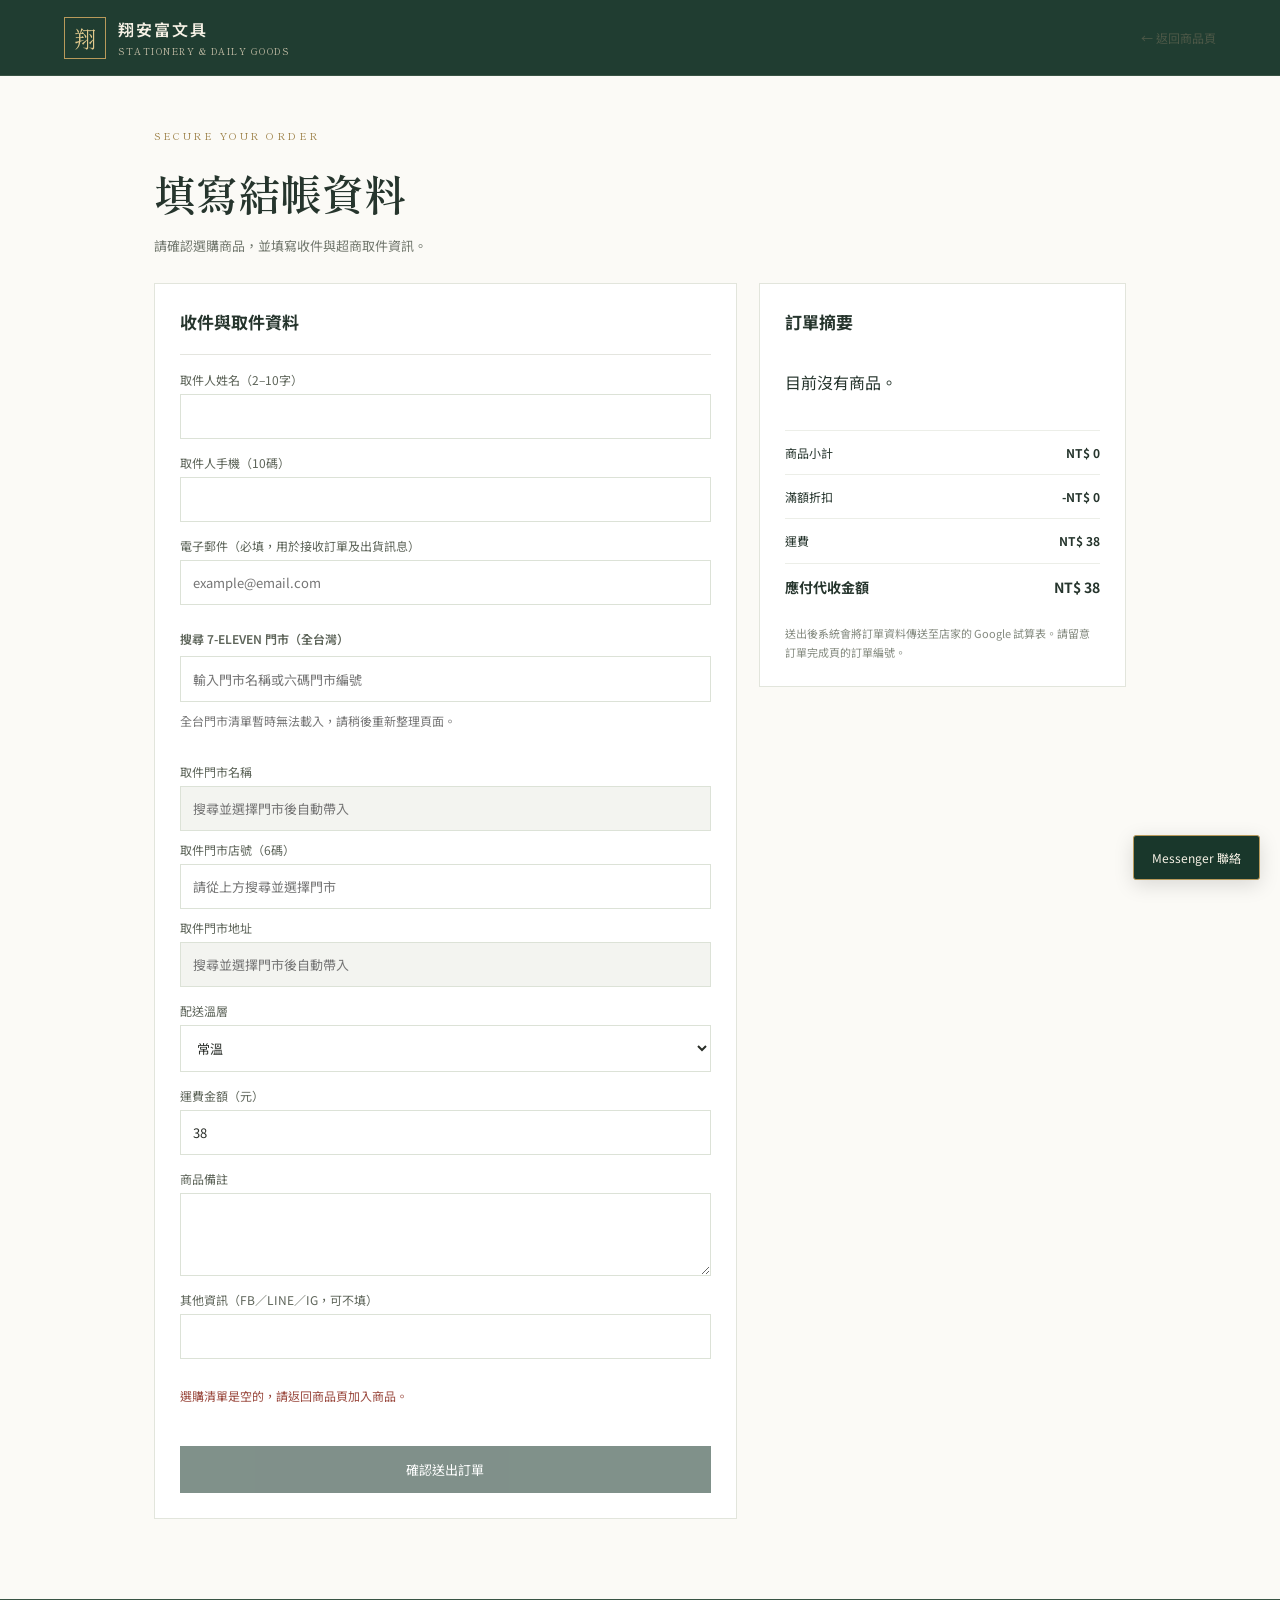
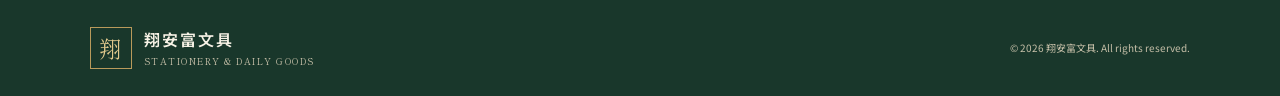
<file: checkout.html>
<!doctype html>
<html lang="zh-Hant">
<head>
<meta charset="utf-8"><meta name="viewport" content="width=device-width,initial-scale=1">
<meta name="description" content="翔安富文具｜填寫訂單與超商取件資料">
<meta name="theme-color" content="#f7f7f4"><title>填寫結帳資料｜翔安富文具</title>
<link rel="preconnect" href="https://fonts.googleapis.com"><link rel="preconnect" href="https://fonts.gstatic.com" crossorigin>
<link href="https://fonts.googleapis.com/css2?family=Noto+Sans+TC:wght@400;500;600;700&family=Shippori+Mincho:wght@500;600;700&display=swap" rel="stylesheet">
<link rel="stylesheet" href="style.css"><link rel="stylesheet" href="checkout-page.css"><link rel="stylesheet" href="theme.css">
</head>
<body class="checkout-page">
<header class="site-header">
 <a class="brand" href="index.html"><span class="brand-mark site-logo-mark">翔</span><span class="brand-copy"><strong>翔安富文具</strong><small>STATIONERY & DAILY GOODS</small></span></a>
 <a class="back-link" href="index.html">← 返回商品頁</a>
</header>
<main class="checkout-main">
 <div class="checkout-heading"><p class="eyebrow">SECURE YOUR ORDER</p><h1>填寫結帳資料</h1><p>請確認選購商品，並填寫收件與超商取件資訊。</p></div>
 <div class="checkout-layout">
  <section class="checkout-panel">
   <h2>收件與取件資料</h2>
   <form id="checkout-form" class="checkout-form">
    <label>取件人姓名（2–10字）<input name="recipient" required minlength="2" maxlength="10" autocomplete="name"></label>
    <label>取件人手機（10碼）<input name="phone" required inputmode="numeric" pattern="[0-9]{10}" maxlength="10" autocomplete="tel"></label>
    <label>電子郵件（必填，用於接收訂單及出貨訊息）<input name="email" type="email" required maxlength="120" autocomplete="email" placeholder="example@email.com"></label>
    <div class="store-picker-field">
     <div class="store-search-wrap">
      <label for="store-search">搜尋 7-ELEVEN 門市（全台灣）</label>
      <input class="store-search-input" id="store-search" type="search" autocomplete="off" placeholder="輸入門市名稱或六碼門市編號">
      <p class="store-search-status" id="store-search-status" role="status" aria-live="polite">正在載入全台門市資料…</p>
      <div class="store-search-results" id="store-search-results"></div>
      <div class="store-selected" id="store-selected" hidden></div>
     </div>
     <label>取件門市名稱<input name="storeName" id="store-name" type="text" readonly placeholder="搜尋並選擇門市後自動帶入"></label>
     <label>取件門市店號（6碼）<input name="storeId" id="store-id" required inputmode="numeric" pattern="[0-9]{6}" maxlength="6" placeholder="請從上方搜尋並選擇門市"></label>
     <label>取件門市地址<input name="storeAddress" id="store-address" type="text" readonly placeholder="搜尋並選擇門市後自動帶入"></label>
    </div>
    <label>配送溫層<select name="temperature"><option value="常溫">常溫</option><option value="冷凍">冷凍</option></select></label>
    <label>運費金額（元）<input name="shippingFee" type="number" min="0" max="100" value="38" required></label>
    <label>商品備註<textarea name="note" maxlength="200" rows="3"></textarea></label>
    <label>其他資訊（FB／LINE／IG，可不填）<input name="social" maxlength="200"></label>
    <p class="checkout-status" id="checkout-status" role="status" aria-live="polite"></p>
    <button class="checkout-submit" id="checkout-submit" type="submit">確認送出訂單</button>
   </form>
  </section>
  <aside class="checkout-panel order-panel">
   <h2>訂單摘要</h2><div id="checkout-items" class="checkout-items"><p>正在載入商品…</p></div>
   <div class="summary-row"><span>商品小計</span><strong id="checkout-subtotal">NT$ 0</strong></div>
   <div class="summary-row" id="checkout-discount-row" hidden><span id="checkout-discount-label">滿額折扣</span><strong id="checkout-discount">-NT$ 0</strong></div>
   <div class="summary-row"><span>運費</span><strong id="checkout-shipping">NT$ 38</strong></div>
   <div class="summary-row grand-total"><span>應付代收金額</span><strong id="checkout-grand-total">NT$ 38</strong></div>
   <p class="summary-note">送出後系統會將訂單資料傳送至店家的 Google 試算表。請留意訂單完成頁的訂單編號。</p>
  </aside>
 </div>
</main>
<a class="messenger-float" href="https://m.me/61556238283487" target="_blank" rel="noopener" aria-label="透過 Facebook Messenger 聯絡翔安富文具">Messenger 聯絡</a>
<footer class="site-footer"><a class="brand" href="index.html"><span class="brand-mark site-logo-mark">翔</span><span class="brand-copy"><strong>翔安富文具</strong><small>STATIONERY & DAILY GOODS</small></span></a><p>© <span id="year"></span> 翔安富文具. All rights reserved.</p></footer>
<script src="checkout-config.js"></script><script src="theme.js"></script><script src="checkout.js?v=stock-sync-20261121"></script>
</body></html>
</file>
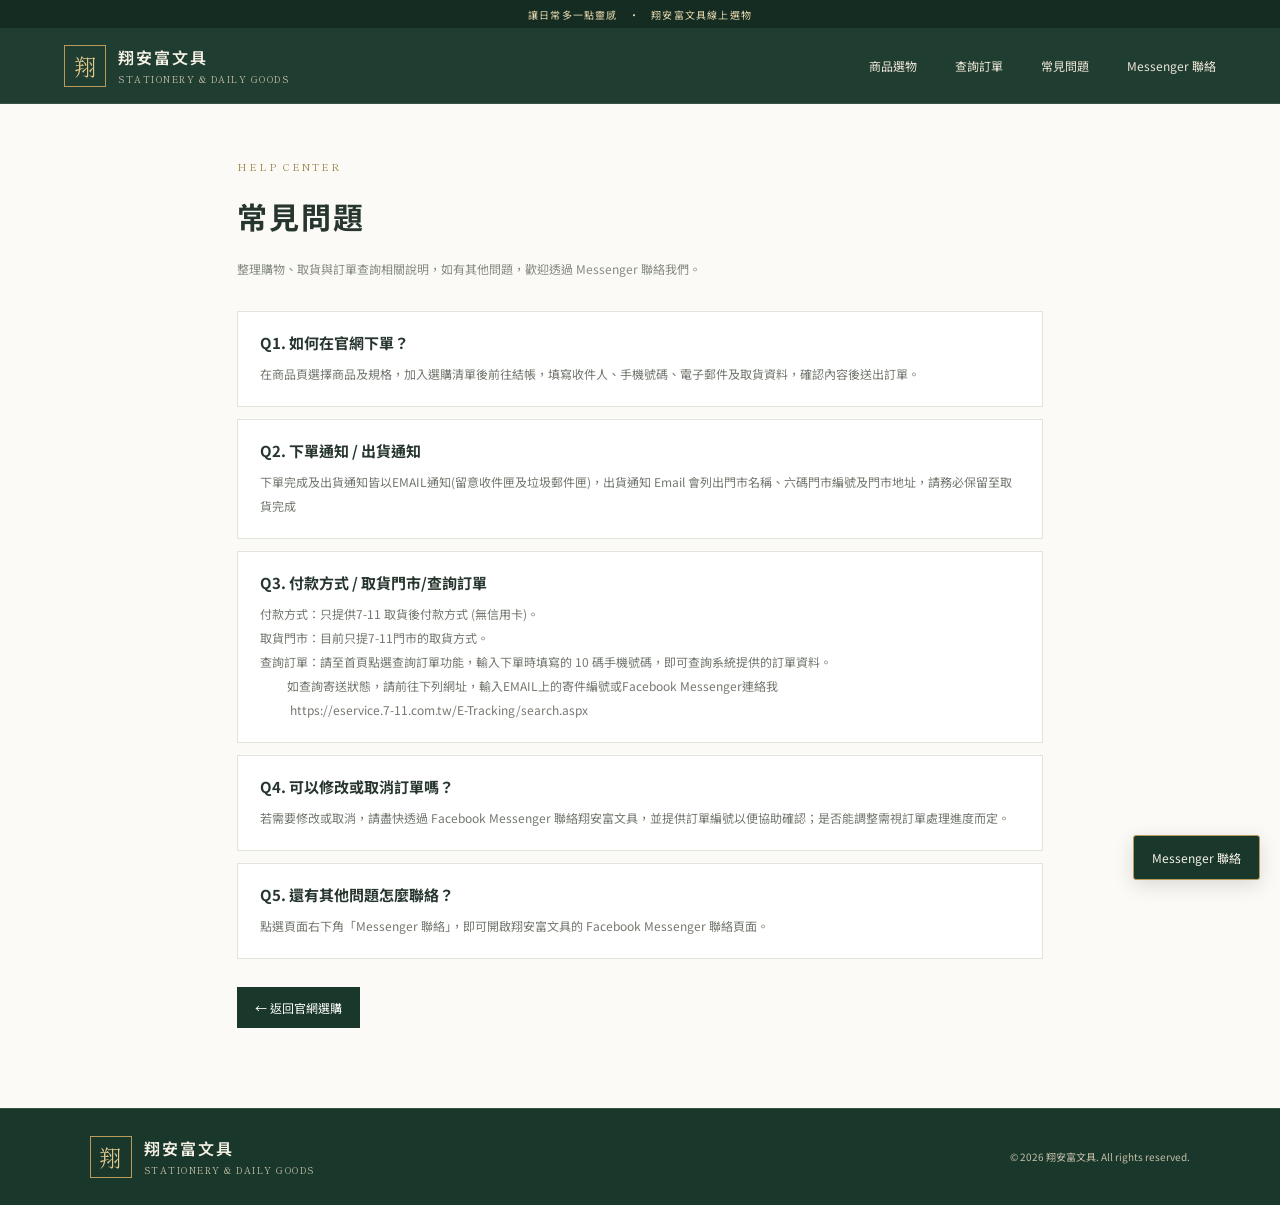
<file: faq.html>
<!doctype html>
<html lang="zh-Hant"><head><meta charset="utf-8"><meta name="viewport" content="width=device-width,initial-scale=1"><meta name="description" content="翔安富文具常見問題：下單、7-ELEVEN 門市取貨、訂單查詢與出貨通知。"><title>常見問題｜翔安富文具</title><link rel="stylesheet" href="style.css"><style>
.faq-wrap{max-width:960px;margin:0 auto;padding:55px 6% 80px}.faq-intro{margin-bottom:30px}.faq-intro h1{font-size:30px;letter-spacing:2px}.faq-list{display:grid;gap:12px}.faq-item{border:1px solid #e4e6df;background:#fff;padding:20px 22px}.faq-item h2{font-size:15px;margin:0 0 9px;color:#3d4439}.faq-item p{font-size:12px;line-height:2;color:#73796f;margin:0;white-space:pre-wrap}.faq-back{display:inline-block;margin-top:28px;border:1px solid #68745f;padding:11px 17px;color:#56624f;font-size:12px}.faq-wrap .eyebrow{color:#8b9383;font-size:10px;letter-spacing:2px}
@media(max-width:700px){.faq-wrap{padding:35px 5% 60px}.faq-intro h1{font-size:25px}.faq-item{padding:16px}}
</style><link rel="stylesheet" href="theme.css"></head><body id="top"><div class="announcement">讓日常多一點靈感　・　翔安富文具線上選物</div><header class="site-header"><a class="brand" href="index.html"><span class="brand-mark">翔</span><span class="brand-copy"><strong>翔安富文具</strong><small>STATIONERY & DAILY GOODS</small></span></a><nav class="desktop-nav" style="display:flex"><a href="index.html#products">商品選物</a><a href="index.html#order-lookup">查詢訂單</a><a href="faq.html">常見問題</a><a href="https://m.me/61556238283487" target="_blank" rel="noopener">Messenger 聯絡</a></nav></header>
<main class="faq-wrap"><div class="faq-intro"><p class="eyebrow">HELP CENTER</p><h1>常見問題</h1><p style="font-size:12px;color:#858b80;line-height:1.9">整理購物、取貨與訂單查詢相關說明，如有其他問題，歡迎透過 Messenger 聯絡我們。</p></div><div class="faq-list" id="faq-list"><p>常見問題載入中…</p></div><a class="faq-back" href="index.html">← 返回官網選購</a></main><a class="messenger-float" href="https://m.me/61556238283487" target="_blank" rel="noopener" aria-label="透過 Facebook Messenger 聯絡翔安富文具">Messenger 聯絡</a><footer class="site-footer"><a class="brand" href="index.html"><span class="brand-mark">翔</span><span class="brand-copy"><strong>翔安富文具</strong><small>STATIONERY & DAILY GOODS</small></span></a><p>© <span id="year"></span> 翔安富文具. All rights reserved.</p></footer><script src="theme.js"></script><script src="faq.js"></script></body></html>
</file>
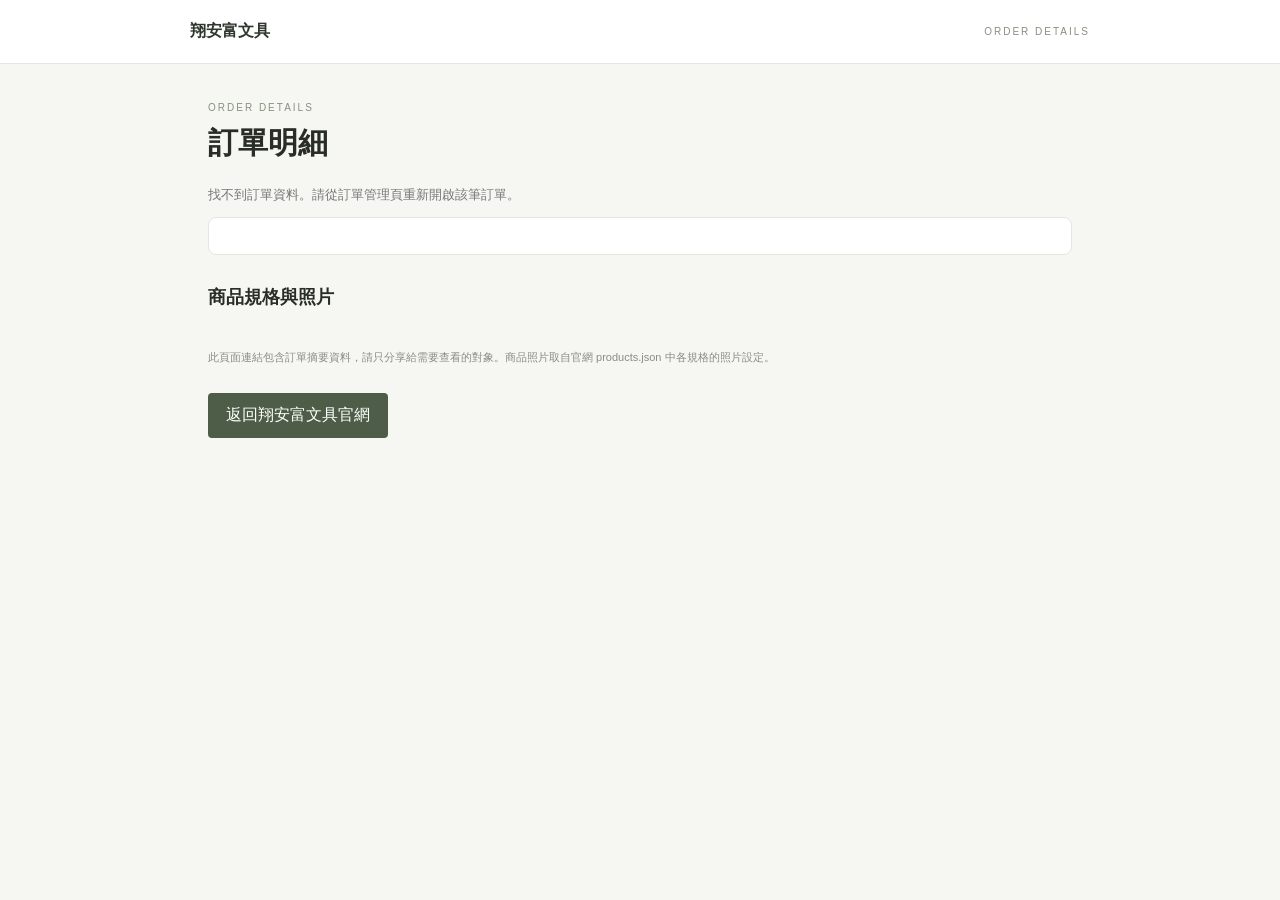
<file: order-detail.html>
<!doctype html>
<html lang="zh-Hant"><head><meta charset="utf-8"><meta name="viewport" content="width=device-width,initial-scale=1"><meta name="robots" content="noindex,nofollow"><title>訂單明細｜翔安富文具</title><link rel="stylesheet" href="order-detail.css"></head>
<body><header><a href="index.html">翔安富文具</a><span>ORDER DETAILS</span></header>
<main><p class="eyebrow">ORDER DETAILS</p><h1>訂單明細</h1><p id="page-status" class="muted">正在載入訂單資料…</p>
<section class="order-meta" id="order-meta" hidden></section>
<section><h2>商品規格與照片</h2><div id="order-items" class="items"></div></section>
<p class="privacy">此頁面連結包含訂單摘要資料，請只分享給需要查看的對象。商品照片取自官網 products.json 中各規格的照片設定。</p>
<a class="back" href="index.html">返回翔安富文具官網</a></main>
<script src="order-detail.js"></script></body></html>
</file>
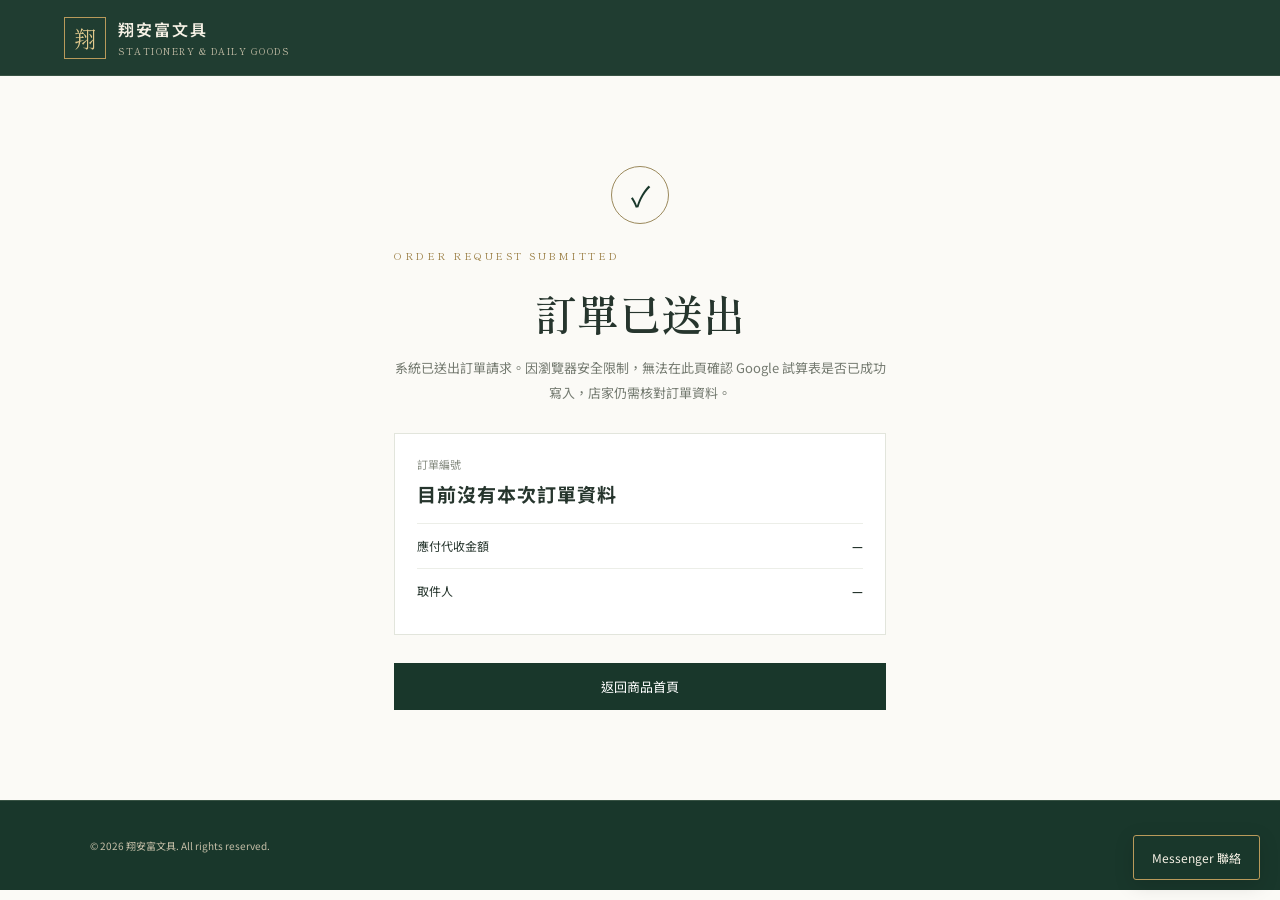
<file: order-success.html>
<!doctype html>
<html lang="zh-Hant"><head><meta charset="utf-8"><meta name="viewport" content="width=device-width,initial-scale=1"><meta name="theme-color" content="#f7f7f4"><title>訂單已送出｜翔安富文具</title><link rel="preconnect" href="https://fonts.googleapis.com"><link rel="preconnect" href="https://fonts.gstatic.com" crossorigin><link href="https://fonts.googleapis.com/css2?family=Noto+Sans+TC:wght@400;500;600;700&family=Shippori+Mincho:wght@500;600;700&display=swap" rel="stylesheet"><link rel="stylesheet" href="style.css"><link rel="stylesheet" href="checkout-page.css"><link rel="stylesheet" href="theme.css"></head>
<body class="checkout-page"><header class="site-header"><a class="brand" href="index.html"><span class="brand-mark site-logo-mark">翔</span><span class="brand-copy"><strong>翔安富文具</strong><small>STATIONERY & DAILY GOODS</small></span></a></header>
<main class="success-main"><div class="success-mark">✓</div><p class="eyebrow">ORDER REQUEST SUBMITTED</p><h1>訂單已送出</h1><p class="success-copy">系統已送出訂單請求。因瀏覽器安全限制，無法在此頁確認 Google 試算表是否已成功寫入，店家仍需核對訂單資料。</p><section class="success-order"><p>訂單編號</p><strong id="success-order-id">讀取中…</strong><div class="summary-row"><span>應付代收金額</span><strong id="success-total">—</strong></div><div class="summary-row"><span>取件人</span><strong id="success-recipient">—</strong></div></section><a class="checkout-submit success-home" href="index.html">返回商品首頁</a></main>
<a class="messenger-float" href="https://m.me/61556238283487" target="_blank" rel="noopener" aria-label="透過 Facebook Messenger 聯絡翔安富文具">Messenger 聯絡</a>
<footer class="site-footer"><p>© <span id="year"></span> 翔安富文具. All rights reserved.</p></footer><script src="theme.js"></script><script src="success.js"></script></body></html>
</file>
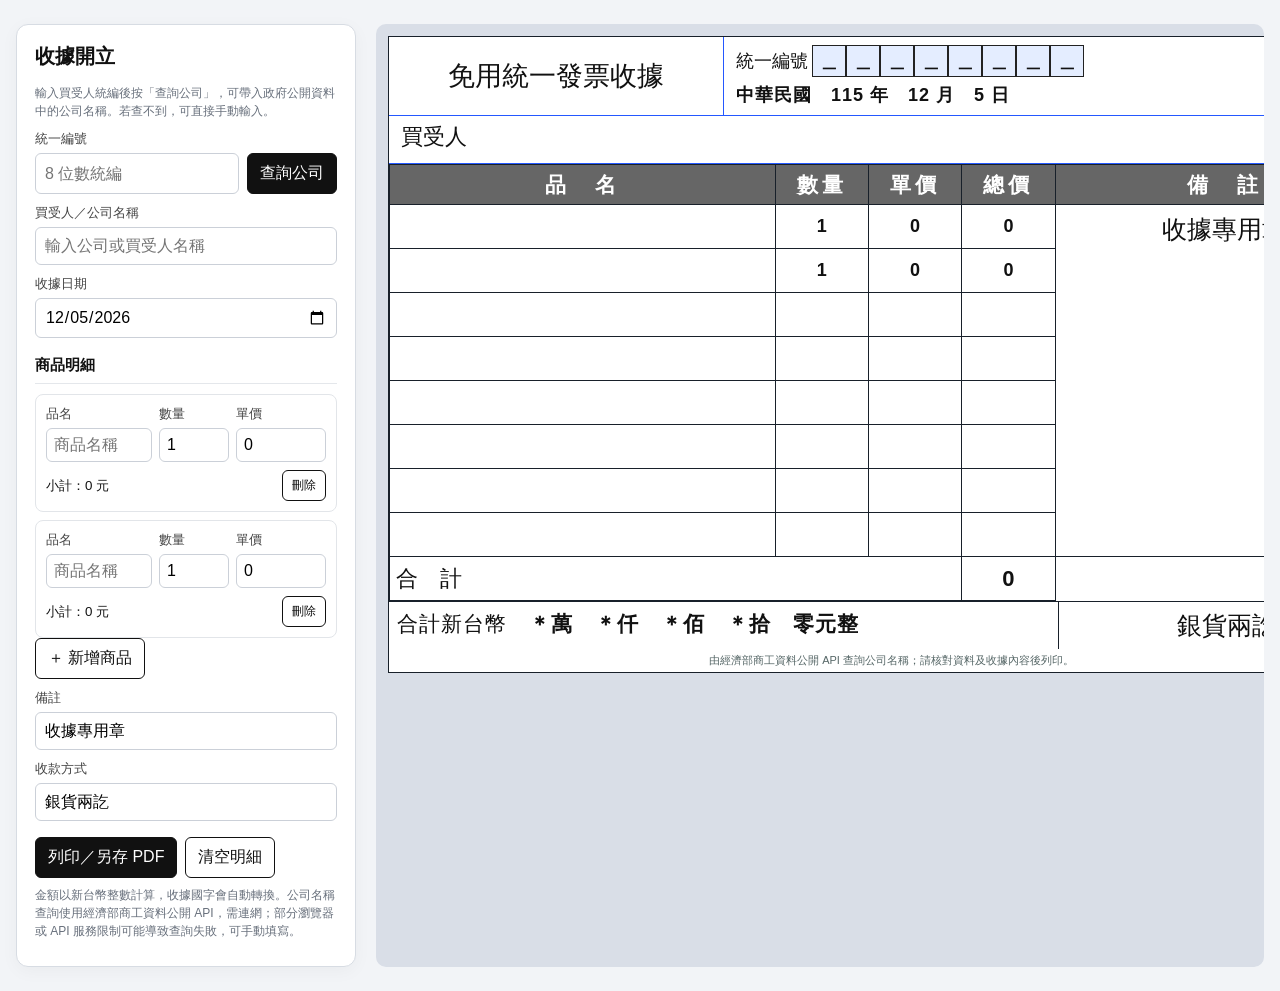
<file: receipt_generator.html>
<!doctype html>
<html lang="zh-Hant">
<head>
<meta charset="utf-8">
<meta name="viewport" content="width=device-width, initial-scale=1">
<title>免用統一發票收據開立程式</title>
<style>
:root{--ink:#111;--line:#18202a;--paper:#eaf1ff;--head:#596574;--blue:#2458ff}
*{box-sizing:border-box}body{margin:0;background:#f2f4f7;color:#111;font-family:"Noto Sans TC","Microsoft JhengHei",Arial,sans-serif}
.app{max-width:1550px;margin:24px auto;padding:0 16px;display:grid;grid-template-columns:340px minmax(0,1fr);gap:20px}
.panel{background:#fff;border:1px solid #d7dce3;border-radius:12px;padding:18px;box-shadow:0 4px 18px #0000000a;height:max-content}
h1{font-size:20px;margin:0 0 14px}h2{font-size:15px;margin:18px 0 10px;border-bottom:1px solid #e4e7eb;padding-bottom:8px}
label{display:block;font-size:13px;color:#444;margin:10px 0 5px}
input,button{font:inherit}input{width:100%;border:1px solid #cbd0d8;border-radius:6px;padding:9px;background:#fff}
.row{display:flex;gap:8px}.row input{min-width:0}.row button{white-space:nowrap}
button{border:1px solid #111;background:#111;color:#fff;border-radius:6px;padding:9px 12px;cursor:pointer}
button.secondary{background:#fff;color:#111}button.small{padding:6px 9px;font-size:12px}
.help{font-size:12px;color:#68707c;line-height:1.5;margin:8px 0}
.actions{display:flex;flex-wrap:wrap;gap:8px;margin-top:16px}
.items-editor{display:grid;gap:8px}.item-editor{border:1px solid #e2e5e9;padding:10px;border-radius:8px}
.item-editor .fields{display:grid;grid-template-columns:1fr 70px 90px;gap:7px}
.item-editor label{margin-top:0}.item-editor input{padding:7px}
.preview-wrap{overflow:auto;background:#d9dee7;padding:12px;border-radius:10px}
.receipt{width:1007px;min-width:1007px;max-width:1007px;margin:0 auto;background:#fff;border:1px solid #18202a;font-size:18px}
.receipt-head{display:grid;grid-template-columns:1.3fr 2.6fr;border-bottom:1px solid var(--blue)}
.receipt-title{font-size:27px;white-space:nowrap;text-align:center;display:flex;align-items:center;justify-content:center;border-right:1px solid var(--blue);padding:10px}
.head-right{padding:8px 12px;font-size:18px}
.idline{display:flex;align-items:center;gap:4px;flex-wrap:wrap}
.digits{display:inline-flex}.digits span{border:1px solid #222;min-width:32px;text-align:center;padding:3px 7px;font-weight:bold;background:#e4edff}
.date{margin-top:6px;letter-spacing:1px;font-weight:600}
.buyer{padding:6px 12px;font-size:22px;border-bottom:1px solid var(--blue);min-height:48px}
table{width:100%;border-collapse:collapse;table-layout:fixed}
th{background:#666;color:#fff;font-size:21px;letter-spacing:4px;padding:4px 6px;border:1px solid #18202a;height:40px}
td{border:1px solid #18202a;padding:6px;height:44px;vertical-align:middle}
td:nth-child(1){width:38.4%}td:nth-child(2),td:nth-child(3),td:nth-child(4){text-align:center;font-weight:600}
th:nth-child(1){width:38.4%}th:nth-child(2){width:9.3%}th:nth-child(3){width:9.3%}th:nth-child(4){width:9.3%}th:nth-child(5){width:33.7%}
.note-cell{text-align:center;font-size:25px;vertical-align:top;padding:8px 6px 6px;white-space:nowrap;border-left:1px solid #18202a;border-right:1px solid #18202a}
.totalrow td{height:44px;font-size:22px}
.totalwords{letter-spacing:2px;white-space:normal}
.bottom{display:grid;grid-template-columns:2fr 1fr;border-top:1px solid #18202a;min-height:48px}
.amount-words{padding:8px;font-size:21px;letter-spacing:1px;border-right:1px solid #18202a;white-space:nowrap}
.amount-words strong{font-weight:700}
.payment{display:flex;align-items:center;justify-content:center;font-size:25px}
.receipt-footer{text-align:center;font-size:11px;padding:4px;color:#566}
@media(max-width:850px){.app{grid-template-columns:1fr}.panel{order:0}.preview-wrap{order:1}}
@media print{
 @page{size:A4 landscape;margin:12mm}
 body{background:#fff}.app{display:block;margin:0;padding:0;max-width:none}
 .panel,.no-print{display:none!important}.preview-wrap{padding:0;background:#fff;overflow:visible}
 .receipt{min-width:0;max-width:none;width:100%;-webkit-print-color-adjust:exact;print-color-adjust:exact}
}
</style>
</head>
<body>
<div class="app">
<section class="panel">
<h1>收據開立</h1>
<p class="help">輸入買受人統編後按「查詢公司」，可帶入政府公開資料中的公司名稱。若查不到，可直接手動輸入。</p>
<label>統一編號</label>
<div class="row"><input id="taxid" inputmode="numeric" maxlength="8" placeholder="8 位數統編"><button id="lookup">查詢公司</button></div>
<label>買受人／公司名稱</label><input id="buyer" placeholder="輸入公司或買受人名稱">
<label>收據日期</label><input id="date" type="date">
<h2>商品明細</h2>
<div id="items" class="items-editor"></div>
<button class="secondary" id="add">＋ 新增商品</button>
<label>備註</label><input id="note" value="收據專用章">
<label>收款方式</label><input id="paymentInput" value="銀貨兩訖">
<div class="actions">
<button id="print">列印／另存 PDF</button>
<button class="secondary" id="reset">清空明細</button>
</div>
<p class="help">金額以新台幣整數計算，收據國字會自動轉換。公司名稱查詢使用經濟部商工資料公開 API，需連網；部分瀏覽器或 API 服務限制可能導致查詢失敗，可手動填寫。</p>
</section>
<section class="preview-wrap">
<div class="receipt" id="receipt">
<div class="receipt-head">
<div class="receipt-title">免用統一發票收據</div>
<div class="head-right">
<div class="idline">統一編號 <span class="digits" id="digits"><span>＿</span><span>＿</span><span>＿</span><span>＿</span><span>＿</span><span>＿</span><span>＿</span><span>＿</span></span></div>
<div class="date" id="rocDate">中華民國　　年　　月　　日</div>
</div></div>
<div class="buyer" id="buyerPreview">買受人　</div>
<table>
<thead><tr><th>品　名</th><th>數量</th><th>單價</th><th>總價</th><th>備　註</th></tr></thead>
<tbody id="receiptRows"></tbody>
</table>
<div class="bottom">
<div class="amount-words">合計新台幣　<strong id="words">＊萬　＊仟　＊佰　＊拾　零元整</strong></div>
<div class="payment" id="paymentPreview">銀貨兩訖</div>
</div>
<div class="receipt-footer">由經濟部商工資料公開 API 查詢公司名稱；請核對資料及收據內容後列印。</div>
</div>
</section>
</div>
<script>
const $=id=>document.getElementById(id);
const nf=n=>Math.round(Number(n)||0).toLocaleString("zh-TW");
let products=[{name:"",qty:1,price:0},{name:"",qty:1,price:0}];
function makeEditor(){
 $("items").innerHTML="";
 products.forEach((p,i)=>{
  const box=document.createElement("div");box.className="item-editor";
  box.innerHTML=`<div class="fields">
   <div><label>品名</label><input data-i="${i}" data-k="name" value="${escapeHtml(p.name)}" placeholder="商品名稱"></div>
   <div><label>數量</label><input data-i="${i}" data-k="qty" type="number" min="0" step="1" value="${p.qty}"></div>
   <div><label>單價</label><input data-i="${i}" data-k="price" type="number" min="0" step="1" value="${p.price}"></div>
  </div><div style="display:flex;justify-content:space-between;align-items:center;margin-top:8px"><small>小計：${nf(p.qty*p.price)} 元</small><button class="secondary small" data-remove="${i}">刪除</button></div>`;
  $("items").appendChild(box);
 });
 $("items").querySelectorAll("input").forEach(inp=>inp.addEventListener("input",e=>{
  const i=+e.target.dataset.i,k=e.target.dataset.k;
  products[i][k]=k==="name"?e.target.value:Math.max(0,Number(e.target.value)||0);
  render();
  const pos=e.target.selectionStart;
  makeEditor();
  const next=$("items").querySelector(`input[data-i="${i}"][data-k="${k}"]`);
  if(next){next.focus(); if(k==="name"&&pos!==null)next.setSelectionRange(pos,pos);}
 }));
 $("items").querySelectorAll("[data-remove]").forEach(b=>b.addEventListener("click",()=>{products.splice(+b.dataset.remove,1);if(!products.length)products.push({name:"",qty:1,price:0});makeEditor();render()}));
}
function escapeHtml(s){return String(s).replace(/[&<>"']/g,c=>({"&":"&amp;","<":"&lt;",">":"&gt;",'"':"&quot;","'":"&#39;"}[c]));}
const digits="零壹貳參肆伍陸柒捌玖",units=["","拾","佰","仟"];
function groupChinese(n){
 let s="",zero=false;
 for(let i=3;i>=0;i--){let d=Math.floor(n/10**i)%10;
  if(d===0){if(s&&n%10**i!==0)zero=true;}
  else{if(zero){s+="零";zero=false;}s+=digits[d]+units[i];}
 }
 return s;
}
function integerChinese(num){
 num=Math.floor(Math.abs(num));if(num===0)return "零";
 const groups=["","萬","億","兆"];let parts=[],idx=0,needZero=false;
 while(num>0&&idx<groups.length){let g=num%10000;
  if(g){let t=groupChinese(g)+groups[idx];if(needZero&&g<1000)parts.push("零");parts.push(t);needZero=false;}
  else if(parts.length)needZero=true;
  num=Math.floor(num/10000);idx++;
 }
 return parts.reverse().join("").replace(/零+/g,"零").replace(/零(萬|億|兆)/g,"$1").replace(/零$/,"");
}
function moneyChinese(n){n=Math.round(Number(n)||0);return (n<0?"負":"")+integerChinese(n)+"元整";}
function receiptAmountWords(amount){
 amount=Math.max(0,Math.round(Number(amount)||0));
 const d=String(amount).padStart(5,"0").slice(-5).split("").map(Number);
 const digit=["零","壹","貳","參","肆","伍","陸","柒","捌","玖"];
 const places=["萬","仟","佰","拾"];
 const cells=d.slice(0,4).map((v,i)=>(v===0?"＊":digit[v])+places[i]);
 const ones=d[4]===0?"零":digit[d[4]];
 return cells.join("　")+"　"+ones+"元整";
}
function total(){return products.reduce((s,p)=>s+(Number(p.qty)||0)*(Number(p.price)||0),0);}
function dateText(v){
 const d=v?new Date(v+"T00:00:00"):new Date();
 const y=d.getFullYear()-1911,m=d.getMonth()+1,day=d.getDate();
 return `中華民國　${y} 年　${m} 月　${day} 日`;
}
function render(){
 const id=$("taxid").value.replace(/\D/g,"").slice(0,8);
 $("digits").innerHTML=Array.from({length:8},(_,i)=>`<span>${id[i]||"＿"}</span>`).join("");
 $("rocDate").textContent=dateText($("date").value);
 $("buyerPreview").textContent="買受人　"+$("buyer").value;
 $("paymentPreview").textContent=$("paymentInput").value||"";
 $("words").textContent=receiptAmountWords(total());

 const rows=$("receiptRows");rows.innerHTML="";
 const maxRows=Math.max(8,products.length);
 for(let i=0;i<maxRows;i++){
  const p=products[i],tr=document.createElement("tr");
  if(p){
   tr.innerHTML=`<td>${escapeHtml(p.name||"")}</td><td>${nf(p.qty)}</td><td>${nf(p.price)}</td><td>${nf(p.qty*p.price)}</td>`;
  }else tr.innerHTML="<td></td><td></td><td></td><td></td>";
  if(i===0){
   const note=document.createElement("td");
   note.className="note-cell";
   note.rowSpan=maxRows;
   note.textContent=$("note").value||"";
   tr.appendChild(note);
  }
  rows.appendChild(tr);
 }
 const tr=document.createElement("tr");tr.className="totalrow";
 tr.innerHTML=`<td colspan="3">合　計</td><td>${nf(total())}</td>`;rows.appendChild(tr);
}
$("add").onclick=()=>{products.push({name:"",qty:1,price:0});makeEditor();render()};
["taxid","buyer","date","note","paymentInput"].forEach(id=>$(id).addEventListener("input",render));
$("print").onclick=()=>window.print();
$("reset").onclick=()=>{products=[{name:"",qty:1,price:0},{name:"",qty:1,price:0}];makeEditor();render()};
$("lookup").onclick=async()=>{
 const no=$("taxid").value.replace(/\D/g,"");
 if(!/^\d{8}$/.test(no)){alert("請輸入 8 位數統一編號");return;}
 $("lookup").disabled=true;$("lookup").textContent="查詢中";
 let lastError="", name="";
 try{
  const api="https://data.gcis.nat.gov.tw/od/data/api/9D17AE0D-09B5-4732-A8F4-81ADED04B679";
  const params=new URLSearchParams({"$format":"json","$filter":`Business_Accounting_NO eq ${no}`,"$skip":"0","$top":"10"});
  try{
   const res=await fetch(`${api}?${params.toString()}`,{headers:{Accept:"application/json"}});
   if(!res.ok)throw new Error(`經濟部 API HTTP ${res.status}`);
   const data=await res.json();
   const list=Array.isArray(data)?data:(data?.data||data?.results||[]);
   const found=list.find(x=>String(x.Business_Accounting_NO||x.No||"")===no)||list[0];
   name=found?.Company_Name||found?.company_name||found?.name||"";
   if(!name)lastError="經濟部 API 未回傳公司名稱";
  }catch(e){lastError=e?.message||"經濟部 API 查詢失敗";}
  if(!name){
   try{
    const res=await fetch(`https://company.g0v.ronny.tw/api/show/${no}`,{headers:{Accept:"application/json"}});
    if(!res.ok)throw new Error(`備援查詢 HTTP ${res.status}`);
    const data=await res.json();
    name=data?.name||data?.公司名稱||data?.Company_Name||data?.company_name||"";
    if(!name)lastError+="；備援資料未找到名稱";
   }catch(e){lastError+="；備援查詢失敗（可能是瀏覽器跨來源限制）";}
  }
  if(name){$("buyer").value=name;render();alert("已帶入公司名稱："+name);}
  else alert("統編查詢未成功。\n原因："+lastError+"\n請確認統編或手動輸入買受人名稱。");
 }catch(e){alert("查詢發生錯誤："+(e?.message||e));}
 finally{$("lookup").disabled=false;$("lookup").textContent="查詢公司";}
};
const now=new Date();$("date").value=`${now.getFullYear()}-${String(now.getMonth()+1).padStart(2,"0")}-${String(now.getDate()).padStart(2,"0")}`;
makeEditor();render();
</script>
</body></html>
</file>
<file: style.css>
@import url('https://fonts.googleapis.com/css2?family=Noto+Sans+TC:wght@400;500;600;700&family=Shippori+Mincho:wght@500;600;700&display=swap');
:root{--ink:#34382f;--muted:#85877d;--line:#e7e3d9;--paper:#fbfaf6;--cream:#f2efe6;--sage:#78816d;--sage-dark:#59634f;--clay:#b68b70;--serif:'Shippori Mincho',serif}
*{box-sizing:border-box}html{scroll-behavior:smooth;scroll-padding-top:100px}body{margin:0;background:var(--paper);color:var(--ink);font-family:'Noto Sans TC',sans-serif}a{color:inherit;text-decoration:none}button,input{font:inherit}button{cursor:pointer}
.announcement{height:30px;background:#68725f;color:#fff;text-align:center;font-size:10px;letter-spacing:1.2px;display:grid;place-items:center}.site-header{height:82px;padding:0 7%;display:flex;align-items:center;justify-content:space-between;background:#fbfaf6f5;border-bottom:1px solid var(--line);position:sticky;top:0;z-index:8;backdrop-filter:blur(12px)}.brand{display:flex;align-items:center;gap:12px}.brand-mark{width:42px;height:42px;border:1px solid var(--sage);color:var(--sage-dark);display:grid;place-items:center;font:23px var(--serif)}.brand-copy strong{display:block;font-size:16px;letter-spacing:2px;font-weight:600}.brand-copy small{display:block;margin-top:4px;color:#999;font:9px var(--serif);letter-spacing:1.5px}.desktop-nav{display:flex;gap:38px;font-size:12px;color:#666}.desktop-nav a{padding:12px 0}.header-actions{display:flex;align-items:center;gap:10px}.cart-trigger{display:flex;align-items:center;gap:7px;background:transparent;border:0;font-size:11px}.cart-count{width:19px;height:19px;border-radius:50%;background:var(--sage);color:white;display:grid;place-items:center;font-size:10px}.header-shop-link{background:var(--sage-dark);color:white;padding:12px 17px;font-size:11px}.menu-toggle{display:none}
.hero{min-height:570px;padding:70px 11%;display:grid;grid-template-columns:1.03fr .97fr;align-items:center;gap:7%;background:var(--cream);overflow:hidden}.eyebrow{font:10px var(--serif);letter-spacing:2.5px;color:var(--sage);margin:0 0 19px;display:flex;align-items:center;gap:10px}.eyebrow i{width:22px;height:1px;background:var(--sage)}.hero h1{font:600 clamp(38px,4.5vw,61px)/1.55 var(--serif);letter-spacing:2px;margin:0 0 17px}.hero h1 em{font-style:normal;color:var(--sage)}.hero-description{max-width:480px;font-size:13px;line-height:2.2;color:#77796f;margin:0 0 28px}.hero-actions{display:flex;align-items:center;gap:25px}.button{display:inline-flex;align-items:center;justify-content:center;gap:23px;padding:15px 22px;font-size:11px;letter-spacing:1px;transition:.2s}.button-dark{background:var(--sage-dark);color:white}.button-dark:hover{background:#414a3a}.text-link{font-size:11px;border-bottom:1px solid #a5a99c;padding-bottom:5px;color:#606b58}.hero-note{display:flex;align-items:center;gap:11px;margin-top:55px;font:9px var(--serif);letter-spacing:2px;color:#9b9c92}.hero-note span{width:34px;height:1px;background:#b9b9ad}.hero-visual{height:390px;position:relative;display:grid;place-items:center}.visual-paper{width:min(100%,390px);height:350px;background:#e3dfd2;box-shadow:18px 20px 0 #676f5d20;padding:23px 27px;position:relative;transform:rotate(2deg)}.paper-top,.paper-bottom{display:flex;justify-content:space-between;align-items:center;color:#878a7d;font:9px var(--serif);letter-spacing:2px}.paper-art{height:235px;position:relative}.notebook{position:absolute;width:145px;height:190px;background:#f9f7ef;left:95px;top:24px;transform:rotate(-8deg);box-shadow:6px 7px 0 #c6c1b3;padding:20px 14px}.notebook i{display:block;height:1px;background:#dedbd1;margin:20px 0 0 15px}.pencil{position:absolute;width:11px;height:165px;border-radius:5px;background:#78836f;z-index:2;top:40px;left:75px;transform:rotate(23deg)}.pencil:before{content:"";position:absolute;top:-9px;left:0;border-left:5.5px solid transparent;border-right:5.5px solid transparent;border-bottom:10px solid #c6a98d}.pencil-b{left:245px;top:50px;height:145px;background:#b98d72;transform:rotate(-19deg)}.clip{position:absolute;right:35px;top:35px;width:22px;height:55px;border:2px solid #9b9b8e;border-radius:12px;transform:rotate(15deg)}.leaf{position:absolute;width:45px;height:20px;background:#aab19a;border-radius:100% 0 100% 0}.leaf-a{left:25px;bottom:25px}.leaf-b{left:48px;bottom:8px;transform:rotate(25deg) scale(.8)}.paper-bottom{border-top:1px solid #cbc7b9;padding-top:13px}.paper-bottom strong{font:600 14px var(--serif);letter-spacing:2px;color:#666d5d}.paper-bottom span{font-size:7px}.visual-stamp{position:absolute;right:1%;bottom:4%;width:83px;height:83px;border:1px solid var(--clay);border-radius:50%;display:grid;place-content:center;text-align:center;color:#a77f65;font:15px/1.45 var(--serif);transform:rotate(10deg);background:#f2efe6dd}
.value-strip{display:grid;grid-template-columns:repeat(3,1fr);padding:27px 13%;border-bottom:1px solid var(--line)}.value-strip>div{display:flex;align-items:center;justify-content:center;gap:15px;border-right:1px solid var(--line)}.value-strip>div:last-child{border:0}.value-strip b{font:12px var(--serif);color:#a7a99c}.value-strip p{margin:0}.value-strip strong,.value-strip small{display:block}.value-strip strong{font-size:12px;font-weight:500}.value-strip small{font-size:10px;color:#999;margin-top:5px}.section{padding:95px 10%}.section-heading{display:flex;align-items:end;justify-content:space-between;margin-bottom:32px}.section-heading h2{font:600 31px var(--serif);letter-spacing:2px;margin:0}.section-heading h2 span{font:11px 'Noto Sans TC',sans-serif;color:#a0a195;margin-left:10px}.section-heading>p{font-size:11px;color:#96978e}.product-tools{display:flex;justify-content:space-between;align-items:center;margin-bottom:25px}.category-tabs{display:flex;gap:8px}.category-tab{border:1px solid var(--line);background:transparent;padding:8px 15px;font-size:10px;color:#85877d}.category-tab.active,.category-tab:hover{background:var(--sage-dark);border-color:var(--sage-dark);color:#fff}.search-box{border-bottom:1px solid #c9c9bd;display:flex;align-items:center;gap:8px;padding:6px 2px;color:#999}.search-box input{width:150px;border:0;outline:0;background:transparent;font-size:10px}.product-grid{display:grid;grid-template-columns:repeat(3,1fr);gap:34px 25px}.product-card{min-width:0}.product-image{height:250px;background:#f0eee7;display:grid;place-items:center;position:relative;overflow:hidden}.product-image:before{content:"";position:absolute;width:165px;height:165px;border:1px solid #d9d6ca;border-radius:50%}.product-image img{position:relative;z-index:1;max-width:78%;max-height:78%;object-fit:contain}.product-image-empty{display:block;width:100%;height:100%;background:transparent}.product-details{padding:16px 2px 7px}.product-details h3{font-size:13px;font-weight:500;margin:0 0 8px;line-height:1.7}.product-details p{font-size:10px;color:#999;margin:0 0 11px}.product-price{font-size:11px;color:#6e7963}.product-actions{display:flex;align-items:center;justify-content:space-between;border-top:1px solid var(--line);padding-top:10px}.add-button{border:0;background:transparent;padding:5px 0;font-size:10px;color:#6d7961}.product-mall-link{font-size:10px;color:#999}.all-products{text-align:center;margin-top:50px}.button-outline{border:1px solid #9da391;color:#59634f;background:transparent}.product-disclaimer{text-align:center;color:#aaa;font-size:9px;margin:20px 0 0}
.story-section{background:#e9e7dd;padding:85px 13%;display:grid;grid-template-columns:1fr 1fr;align-items:center;gap:10%}.story-art{height:300px;display:grid;place-items:center;position:relative;background:#dcdccf}.story-circle{width:185px;height:185px;border:1px solid #89917e;border-radius:50%;display:grid;place-content:center;text-align:center;color:#68745f}.story-circle span{font:75px var(--serif);line-height:1}.story-circle small{font:8px/1.7 var(--serif);letter-spacing:2px;margin-top:8px}.story-art>b{position:absolute;bottom:17px;left:20px;font:8px var(--serif);letter-spacing:2px;color:#929687}.story-copy h2{font:600 32px/1.6 var(--serif);letter-spacing:2px;margin:0 0 17px}.story-copy>p:not(.eyebrow){font-size:12px;line-height:2.2;color:#777b70;margin:0 0 24px}.guide-section{padding-bottom:75px}.guide-grid{display:grid;grid-template-columns:repeat(3,1fr);gap:25px}.guide-grid article{position:relative;padding:25px 24px;background:#f3f1e9;min-height:205px}.guide-grid article>b{position:absolute;right:20px;top:18px;font:11px var(--serif);color:#a4a797}.guide-grid i{width:37px;height:37px;border:1px solid #aab09e;border-radius:50%;display:grid;place-items:center;color:#6d7962;font-style:normal;font-size:19px}.guide-grid h3{font:600 16px var(--serif);margin:19px 0 8px}.guide-grid p{font-size:10px;line-height:1.9;color:#888b80;margin:0}.guide-note{display:flex;gap:12px;margin-top:23px;padding:15px 18px;background:#f8f6f0}.guide-note>span{width:17px;height:17px;border:1px solid #a7ad9c;border-radius:50%;display:grid;place-items:center;font:11px var(--serif);color:#76816b;flex:none}.guide-note p{font-size:10px;line-height:1.8;color:#8d8f85;margin:0}.guide-cta{margin-top:35px;padding:24px 27px;background:#e9e7dd;display:flex;justify-content:space-between;align-items:center}.guide-cta strong,.guide-cta small{display:block}.guide-cta strong{font:600 16px var(--serif)}.guide-cta small{font-size:10px;color:#898c80;margin-top:7px}.site-footer{border-top:1px solid var(--line);padding:27px 7%;display:flex;align-items:center;justify-content:space-between}.site-footer p,.site-footer>a:last-child{font-size:10px;color:#999}.overlay{position:fixed;inset:0;background:#26302470;z-index:10;opacity:0;visibility:hidden;transition:.25s}.overlay.show{opacity:1;visibility:visible}.cart-drawer{position:fixed;z-index:11;right:0;top:0;height:100%;width:min(430px,100%);background:var(--paper);padding:28px;display:flex;flex-direction:column;transform:translateX(100%);transition:.3s;box-shadow:-12px 0 35px #0000000d}.cart-drawer.open{transform:translateX(0)}.drawer-header{display:flex;justify-content:space-between;align-items:center;border-bottom:1px solid var(--line);padding-bottom:19px}.drawer-header h2{font:600 25px var(--serif);margin:0}.drawer-header .eyebrow{margin-bottom:7px}.icon-button{border:0;background:none;font-size:30px;color:#7d8375}.cart-items{overflow:auto;flex:1;padding:12px 0}.empty-cart{text-align:center;color:#999;font-size:12px;padding:55px 0}.cart-line{display:grid;grid-template-columns:1fr auto;gap:12px;padding:16px 0;border-bottom:1px solid var(--line)}.cart-line h4{margin:0 0 7px;font-size:12px;font-weight:500}.cart-line p{margin:0;font-size:10px;color:#888}.quantity-control{display:flex;align-items:center;gap:9px;margin-top:10px}.quantity-control button{width:25px;height:25px;background:transparent;border:1px solid var(--line)}.remove-button{border:0!important;text-decoration:underline;color:#999!important;font-size:10px}.cart-bottom{border-top:1px solid var(--line);padding-top:19px}.total-row{display:flex;justify-content:space-between;margin-bottom:17px;font-size:12px}.total-row strong{font-size:16px}.full-width{width:100%}.small-note{font-size:9px;color:#999;line-height:1.8;margin:12px 0 0}
@media(max-width:900px){.site-header{padding:0 5%}.desktop-nav{gap:19px}.hero{padding:55px 7%;gap:4%}.section{padding-left:7%;padding-right:7%}.story-section{padding:70px 8%}.product-image{height:220px}}
@media(max-width:700px){html{scroll-padding-top:76px}.announcement{font-size:9px}.site-header{height:68px;padding:0 5%;gap:8px}.brand{gap:8px}.brand-mark{width:36px;height:36px;font-size:20px}.brand-copy strong{font-size:13px;letter-spacing:1px}.brand-copy small{font-size:7px;letter-spacing:1px}.desktop-nav{display:none;position:absolute;top:68px;left:0;right:0;background:var(--paper);padding:10px 6% 20px;border-bottom:1px solid var(--line);flex-direction:column;gap:0}.desktop-nav.open{display:flex}.desktop-nav a{padding:13px 0;border-bottom:1px solid var(--line)}.menu-toggle{display:flex;flex-direction:column;gap:5px;border:0;background:transparent;padding:8px;margin-left:auto}.menu-toggle span{width:20px;height:1px;background:#68715e}.header-actions{gap:4px}.cart-trigger{padding:7px 4px;gap:4px}.cart-label{display:none}.header-shop-link{padding:10px 11px;font-size:9px}.hero{padding:48px 7% 42px;grid-template-columns:1fr;gap:28px}.hero h1{font-size:39px}.hero-description{font-size:12px}.hero-note{margin-top:30px}.hero-visual{height:300px}.visual-paper{height:280px;width:min(100%,340px);padding:18px 20px}.paper-art{height:180px}.notebook{width:120px;height:155px;left:85px;top:15px}.notebook i{margin-top:15px}.pencil{height:130px;left:65px;top:32px}.pencil-b{height:120px;left:220px;top:40px}.paper-bottom strong{font-size:12px}.paper-bottom span{font-size:6px}.visual-stamp{width:68px;height:68px;font-size:12px}.value-strip{padding:19px 5%;gap:8px}.value-strip>div{gap:7px;justify-content:flex-start;padding-left:7px}.value-strip b{font-size:10px}.value-strip strong{font-size:10px}.value-strip small{font-size:8px}.section{padding:65px 6%}.section-heading{display:block;margin-bottom:24px}.section-heading h2{font-size:27px}.section-heading h2 span{display:block;margin:6px 0 0;font-size:10px}.section-heading>p{margin-top:12px}.product-tools{display:block}.category-tabs{overflow:auto;padding-bottom:13px}.category-tab{white-space:nowrap;padding:8px 12px}.search-box{width:100%;margin:4px 0 19px}.search-box input{width:100%}.product-grid{grid-template-columns:repeat(2,minmax(0,1fr));gap:25px 13px}.product-image{height:170px}.product-image:before{width:120px;height:120px}.product-image-empty{background:transparent}.product-details h3{font-size:11px}.product-details p{font-size:9px;line-height:1.6}.product-price{font-size:10px}.product-actions{gap:5px}.add-button,.product-mall-link{font-size:9px}.all-products{margin-top:35px}.story-section{padding:55px 7%;grid-template-columns:1fr;gap:30px}.story-art{height:245px}.story-circle{width:155px;height:155px}.story-circle span{font-size:62px}.story-copy h2{font-size:28px}.guide-grid{grid-template-columns:1fr;gap:12px}.guide-grid article{min-height:0;padding:20px}.guide-grid h3{margin-top:13px}.guide-cta{padding:20px;align-items:flex-start;gap:15px;flex-direction:column}.guide-cta strong{font-size:14px}.site-footer{padding:22px 6%;flex-wrap:wrap;gap:13px}.site-footer p{order:3;width:100%;margin:0}.cart-drawer{padding:22px}.product-disclaimer{text-align:left;line-height:1.7}}
@media(prefers-reduced-motion:reduce){html{scroll-behavior:auto}*,*:before,*:after{transition:none!important}}
/* Product-first storefront refresh */
:root{--paper:#f7f7f4;--cream:#f0f1eb;--sage:#6f7968;--sage-dark:#4e5948;--line:#e4e5df;--ink:#292d28}
body{background:#fff;color:var(--ink)}
.announcement{background:#4e5948;height:28px;font-size:10px}
.site-header{height:76px;padding:0 max(5%,calc((100% - 1240px)/2));background:#fff;border-bottom:1px solid #e9eae5}
.brand-mark{border-color:#65715e;color:#4e5948}
.desktop-nav{color:#454a43}
.header-shop-link{background:#4e5948}
.shop-intro{max-width:1240px;margin:0 auto;padding:44px 28px 30px;display:flex;align-items:flex-end;justify-content:space-between;gap:24px;border-bottom:1px solid var(--line)}
.shop-intro .eyebrow{margin-bottom:10px}
.shop-intro h1{font-size:clamp(27px,3vw,40px);line-height:1.35;letter-spacing:1px;margin:0;font-weight:600}
.shop-intro h1 span{color:#77816f}
.shop-intro-copy>p:last-child{font-size:13px;color:#777d73;margin:10px 0 0}
.shop-intro-link{font-size:12px;color:#4e5948;border-bottom:1px solid #9ba494;padding:0 0 7px;white-space:nowrap}
.products-section{max-width:1296px;margin:0 auto;padding:38px 28px 86px}
.section-heading{margin-bottom:25px}
.section-heading h2{font-size:27px}
.section-heading h2 span{font:11px 'Noto Sans TC',sans-serif;color:#92978e;margin-left:12px;letter-spacing:0}
.section-heading>p{font-size:11px;color:#8a8f86}
.product-tools{margin-bottom:25px}
.category-tab{border:1px solid #e0e3dc;background:#fff;color:#73796f;padding:10px 17px;font-size:11px}
.category-tab.active{background:#4e5948;color:#fff;border-color:#4e5948}
.search-box{border:1px solid #e0e3dc;background:#fff;padding:9px 13px;color:#7a8274}
.search-box input{font-size:11px}
.product-grid{grid-template-columns:repeat(3,minmax(0,1fr));gap:34px 22px}
.product-card{border:1px solid #e9eae5;background:#fff;padding:10px;transition:transform .2s,border-color .2s}
.product-card:hover{transform:translateY(-3px);border-color:#cbd1c5}
.product-image{height:245px;background:linear-gradient(145deg,#f3f4ef,#e9ece5);border:0;display:grid;place-items:center;overflow:hidden}
.product-image:before{width:145px;height:145px;border:1px solid #d7ddd1;background:#f8f9f5}
.product-image-empty{display:block;width:100%;height:100%}
.product-image img{width:100%;height:100%;object-fit:contain;background:#fff;position:relative;z-index:1}

.product-details{padding:16px 8px 8px}
.product-details h3{font-size:13px;line-height:1.65;min-height:42px;color:#30352e}
.product-details p{font-size:10px;color:#92978e;min-height:18px}
.product-price{font-size:12px;color:#4e5948;font-weight:600}
.product-actions{padding:0 8px 10px;gap:8px}
.add-button{background:#4e5948;color:#fff;border:1px solid #4e5948;padding:10px 12px;font-size:10px;flex:1}
.product-mall-link{border:1px solid #dfe3da;color:#56624f;padding:10px 12px;font-size:10px}
.all-products{margin-top:35px}
.product-disclaimer{font-size:10px;color:#9a9e96}
.story-section{background:#f4f5f1}
.site-footer{background:#fff}
@media(max-width:900px){.product-grid{grid-template-columns:repeat(2,minmax(0,1fr))}.shop-intro{padding-left:7%;padding-right:7%}}
@media(max-width:700px){
 .shop-intro{padding:30px 6% 22px;display:block}
 .shop-intro h1{font-size:28px}
 .shop-intro-copy>p:last-child{font-size:11px}
 .shop-intro-link{display:inline-block;margin-top:17px;font-size:10px}
 .products-section{padding:28px 5% 60px}
 .section-heading h2{font-size:23px}
 .section-heading h2 span{display:block;margin:6px 0 0}
 .product-grid{grid-template-columns:repeat(2,minmax(0,1fr));gap:15px 10px}
 .product-card{padding:6px}
 .product-image{height:165px}
 .product-image:before{width:105px;height:105px}
 .product-image-empty{background:transparent}
 .product-details{padding:11px 5px 6px}
 .product-details h3{font-size:10px;min-height:48px}
 .product-details p{font-size:9px}
 .product-actions{padding:0 5px 7px;flex-direction:column}
 .add-button,.product-mall-link{width:100%;text-align:center;padding:9px 5px;font-size:9px}
}

.checkout-open,.checkout-submit{width:100%;border:0;background:#4e5948;color:#fff;padding:13px 16px;font:inherit;font-size:12px;cursor:pointer;margin-top:12px}
.checkout-form{border-top:1px solid #e4e5df;margin-top:18px;padding-top:16px;display:grid;gap:11px}
.checkout-form[hidden]{display:none}
.checkout-form h3{font-size:15px;margin:0 0 4px}
.checkout-form label{display:grid;gap:5px;font-size:11px;color:#5e655a}
.checkout-form input,.checkout-form select,.checkout-form textarea{width:100%;border:1px solid #dfe3da;background:#fff;padding:10px;font:inherit;font-size:12px;color:#292d28;border-radius:0}
.checkout-total{font-size:12px;display:flex;justify-content:space-between;margin:5px 0}
.checkout-status{font-size:11px;color:#4e5948;line-height:1.6}

.store-picker-field{display:grid;gap:9px}
.store-map-button{border:1px solid #4e5948;background:#fff;color:#4e5948;padding:10px 12px;font:inherit;font-size:11px;cursor:pointer}
.store-hint{font-size:10px;color:#8b9087;line-height:1.6;margin:0}

.notice-board-section{min-height:0!important;padding:34px 5%!important;background:#fff!important;border-bottom:1px solid #e7e3d9}
.notice-board-section .shop-intro-copy{width:100%;max-width:1240px;margin:0 auto}
.notice-board{border:1px solid #dfe3da;background:#fbfcf9;padding:20px 24px;position:relative}
.notice-board:before{content:"";position:absolute;left:0;top:0;bottom:0;width:4px;background:#68745f}
.notice-board-heading{display:flex;justify-content:space-between;gap:15px;align-items:center;color:#69745f;font-size:11px;letter-spacing:1px;margin-bottom:12px}
.notice-board-heading small{font-size:10px;color:#969b91}
.notice-board h1{font-size:clamp(20px,2.4vw,28px)!important;line-height:1.4!important;margin:0 0 8px!important;letter-spacing:1px!important}
.notice-board p{font-size:13px;line-height:1.9;color:#62685e;margin:0;white-space:pre-wrap;overflow-wrap:anywhere}
@media(max-width:700px){.notice-board-section{padding:22px 5%!important}.notice-board{padding:16px 17px}.notice-board p{font-size:12px}}

.brand-mark.has-site-logo{background-color:#fff;border-color:#dfe3da}
.brand-mark.has-site-logo{font-size:0}

.product-code{display:block;color:#92988d;font-size:10px;letter-spacing:.4px;margin-bottom:5px}
.variant-select-label{display:grid;gap:5px;margin-top:12px;font-size:11px;color:#68745f}
.variant-select{width:100%;padding:9px;border:1px solid #dfe3da;background:#fff;color:#34382f;font:inherit;font-size:12px}
.add-button:disabled{opacity:.45;cursor:not-allowed}

/* V4: brand/function filters, order lookup and larger mobile cart control */
.category-selectors{display:flex;gap:10px;flex-wrap:wrap;margin:12px 0}.category-selectors label,.order-lookup-form label{display:grid;gap:6px;font-size:11px;color:#68745f}.category-selectors select{min-width:150px;padding:9px;border:1px solid #dfe3da;background:#fff;color:#34382f}.order-lookup-section{max-width:1000px;margin:0 auto;padding:50px 6%}.order-lookup-form{display:flex;gap:10px;align-items:end;max-width:560px}.order-lookup-form input{padding:12px;border:1px solid #dfe3da;min-width:240px}.order-lookup-form button{padding:12px 22px;border:0;background:#4e5948;color:#fff}.lookup-results{display:grid;gap:10px;margin-top:15px}.lookup-order{border:1px solid #e4e5df;padding:14px;background:#fff;font-size:12px}.lookup-order p{margin:7px 0;color:#687067}.lookup-order span{float:right;color:#999;font-size:10px}.cart-trigger>span:first-child{font-size:24px;line-height:1}.cart-trigger{min-height:42px}
@media(max-width:700px){.cart-trigger{min-width:48px;min-height:48px;justify-content:center;padding:8px}.cart-trigger>span:first-child{font-size:32px}.cart-count{width:22px;height:22px;font-size:11px}.order-lookup-form{display:grid;align-items:stretch}.order-lookup-form input{width:100%;min-width:0}.category-selectors{display:grid;grid-template-columns:1fr 1fr}.category-selectors select{width:100%;min-width:0}}

/* V9：Messenger 聯絡入口 */
.messenger-float{position:fixed;right:20px;bottom:20px;z-index:9;background:#4e5948;color:#fff;padding:13px 18px;font-size:12px;box-shadow:0 5px 20px #0002;border-radius:3px}
@media(max-width:700px){.messenger-float{right:12px;bottom:12px;padding:12px 14px}}

/* V20：商品卡片庫存查詢連結 */
.product-actions{gap:10px;flex-wrap:wrap}.product-mall-link{display:inline-flex;align-items:center;text-decoration:underline;text-underline-offset:3px;color:#68745f;padding:5px 0}.product-image-empty{pointer-events:none}
@media(max-width:700px){.product-actions{align-items:center}.product-mall-link{font-size:9px}}

/* V21：庫存查詢連結放在商品資訊區，供顧客直接點選 */
.product-details .product-mall-link{display:inline-block;margin-top:12px;border:0;border-bottom:1px solid #bfc7b9;padding:0 0 4px;color:#56624f;font-size:11px;text-decoration:none}
.product-details .product-mall-link:hover{color:#2f3c2c;border-color:#68745f}
@media(max-width:700px){.product-details .product-mall-link{font-size:9px;margin-top:9px}}

/* V22：缺貨規格仍可選取查看；只停用加入選購清單 */
.variant-select{cursor:pointer;pointer-events:auto;position:relative;z-index:1}
.variant-select option{color:#34382f;background:#fff}
.add-button:disabled{opacity:.55;cursor:not-allowed;color:#9a9a92}

/* V30：商品圖片點擊放大檢視 */
.product-image img{cursor:zoom-in}
.image-zoom-modal{display:none;position:fixed;inset:0;z-index:1000;background:rgba(18,20,17,.88);align-items:center;justify-content:center;padding:54px 22px 48px;}
.image-zoom-modal.is-open{display:flex}
.image-zoom-full{display:block;max-width:min(92vw,1100px);max-height:82vh;width:auto;height:auto;object-fit:contain;background:#fff;box-shadow:0 12px 45px #0005}
.image-zoom-close{position:absolute;top:16px;right:22px;width:44px;height:44px;border:1px solid #ffffff80;background:#20231f;color:#fff;font-size:30px;line-height:1;cursor:pointer}
.image-zoom-hint{position:absolute;bottom:12px;left:0;right:0;margin:0;text-align:center;color:#fff;font-size:11px;letter-spacing:.5px}
body.image-zoom-open{overflow:hidden}
@media(max-width:700px){.image-zoom-modal{padding:52px 10px 45px}.image-zoom-full{max-width:96vw;max-height:80vh}.image-zoom-close{top:10px;right:12px}}


/* Live inventory synchronization */
.live-stock-label{margin:8px 0 0!important;font-size:11px!important;color:#4e6947!important;font-weight:600;min-height:18px}
.live-stock-label.is-sold-out{color:#a14a3b!important}
.live-stock-label.is-unverified{color:#9b6a28!important}
.product-disclaimer{line-height:1.8}

/* 手機版固定顯示快速服務入口，不收納在漢堡選單 */
.mobile-quick-links{display:none}
@media(max-width:700px){
 .mobile-quick-links{display:grid;grid-template-columns:repeat(3,minmax(0,1fr));gap:8px;padding:12px 14px;background:var(--paper);border-bottom:1px solid var(--line);position:relative;z-index:7}
 .mobile-quick-links a{min-height:46px;display:flex;align-items:center;justify-content:center;gap:5px;padding:8px 5px;border:1px solid var(--sage);border-radius:24px;color:var(--sage-dark);font-size:11px;font-weight:600;white-space:nowrap;background:var(--paper)}
 .mobile-quick-links a span{font-size:15px;line-height:1}
 .mobile-quick-links a:active{background:var(--cream)}
}
</file>
<file: checkout-page.css>
.checkout-page{background:#f7f7f4;color:#292d28}.checkout-page .site-header{position:static}.back-link{font-size:12px;color:#4e5948;text-decoration:none}.checkout-main{max-width:1100px;margin:0 auto;padding:52px 5% 80px}.checkout-heading{margin-bottom:28px}.checkout-heading h1,.success-main h1{font-family:"Shippori Mincho",serif;font-size:clamp(28px,4vw,42px);font-weight:600;margin:8px 0}.checkout-heading>p:last-child{color:#72786e;font-size:13px}.checkout-layout{display:grid;grid-template-columns:minmax(0,1.35fr) minmax(280px,.85fr);gap:22px;align-items:start}.checkout-panel{background:#fff;border:1px solid #e3e5de;padding:25px}.checkout-panel h2{font-size:17px;margin:0 0 20px}.checkout-form{display:grid;gap:15px}.checkout-form label{display:grid;gap:6px;font-size:12px;color:#5e655a}.checkout-form input,.checkout-form select,.checkout-form textarea{width:100%;border:1px solid #dfe3da;background:#fff;padding:12px;font:inherit;font-size:13px;color:#292d28;border-radius:0}.store-picker-field{display:grid;gap:10px}.summary-note{font-size:11px;color:#858b80;line-height:1.7;margin:0}.checkout-submit{display:block;width:100%;border:0;background:#4e5948;color:#fff;padding:14px 16px;font:inherit;font-size:13px;cursor:pointer;text-align:center;text-decoration:none}.checkout-submit:disabled{opacity:.55;cursor:not-allowed}.checkout-status{font-size:12px;color:#9a493e;line-height:1.7}.order-panel{position:sticky;top:20px}.checkout-items{display:grid;gap:12px;margin-bottom:20px}.checkout-item,.summary-row{display:flex;justify-content:space-between;gap:12px;font-size:12px;line-height:1.6}.checkout-item strong,.summary-row strong{white-space:nowrap}.summary-row{padding:12px 0;border-top:1px solid #eceee8}.grand-total{font-size:14px;font-weight:700}.summary-note{margin-top:14px}.success-main{max-width:620px;margin:0 auto;padding:90px 5%;text-align:center}.success-mark{width:58px;height:58px;border:1px solid #68745f;color:#68745f;border-radius:50%;display:grid;place-items:center;margin:0 auto 24px;font-size:28px}.success-copy{font-size:13px;color:#747a70;line-height:1.9}.success-order{background:#fff;border:1px solid #e3e5de;padding:22px;margin:28px 0;text-align:left}.success-order>p{font-size:11px;color:#858b80;margin:0 0 8px}.success-order>strong{font-size:19px;letter-spacing:1px;overflow-wrap:anywhere;display:block;margin-bottom:16px}.success-home{margin-top:20px}.checkout-page .site-footer{margin-top:0}@media(max-width:760px){.checkout-main{padding:32px 5% 55px}.checkout-layout{grid-template-columns:1fr}.order-panel{position:static}.checkout-panel{padding:19px}.success-main{padding:65px 6%}}

/* 7-ELEVEN searchable store picker */
.store-search-wrap{display:grid;gap:9px;margin:10px 0 14px}
.store-search-wrap>label{font-weight:600}
.store-search-input{width:100%;min-height:46px;border:1px solid #cfcfc8;border-radius:8px;padding:11px 13px;font:inherit;background:#fff;color:#222}
.store-search-status{font-size:12px;color:#777;margin:0;line-height:1.6}
.store-search-results{display:grid;gap:7px;max-height:310px;overflow:auto}
.store-result{display:flex;align-items:center;justify-content:space-between;gap:12px;text-align:left;padding:11px 12px;border:1px solid #deded8;border-radius:8px;background:#fff;color:#222;cursor:pointer;font:inherit}
.store-result:hover,.store-result:focus{border-color:#333;background:#f7f7f4}
.store-result strong{display:block;font-size:14px}
.store-result small{display:block;color:#777;font-size:12px;margin-top:3px}
.store-result .store-code{white-space:nowrap;font-size:13px;font-weight:700;letter-spacing:.04em}
.store-selected{padding:10px 12px;border:1px solid #aaa;border-radius:8px;background:#f7f7f4;font-size:13px;line-height:1.7}
.store-selected strong{display:block}

/* 門市查詢後自動帶入的名稱與地址欄位 */
.checkout-form input[readonly]{background:#f3f4f0;color:#4b5148;border-color:#dfe3da;cursor:default}
</file>
<file: theme.css>
/* 翔安富文具：可切換的全站主題色票 */
body[data-theme="sage"]{--ink:#34382f;--muted:#85877d;--line:#e7e3d9;--paper:#fbfaf6;--cream:#f2efe6;--sage:#78816d;--sage-dark:#59634f;--clay:#b68b70;--surface:#fff;--soft:#f5f6f1;--accent-border:#dfe3da}
body[data-theme="navy"]{--ink:#293448;--muted:#7e8998;--line:#dce3eb;--paper:#f8fafc;--cream:#e9eff5;--sage:#c09b58;--sage-dark:#17365d;--clay:#bd9a62;--surface:#fff;--soft:#eef3f8;--accent-border:#d5e0eb}
body[data-theme="terracotta"]{--ink:#49362f;--muted:#907d72;--line:#eadbd1;--paper:#fffaf5;--cream:#f7e9df;--sage:#c47a58;--sage-dark:#a85f43;--clay:#d6a078;--surface:#fff;--soft:#fbf0e8;--accent-border:#ecd8cb}
body[data-theme="sky"]{--ink:#314456;--muted:#7f93a3;--line:#dbe7f0;--paper:#f8fbfe;--cream:#eaf3f9;--sage:#7199b9;--sage-dark:#507fa2;--clay:#9ab9d1;--surface:#fff;--soft:#eff6fb;--accent-border:#d7e5ef}
body[data-theme]{background:var(--paper);color:var(--ink)}
body[data-theme] .announcement{background:var(--sage-dark)}
body[data-theme] .site-header{background:var(--paper);border-color:var(--line)}
body[data-theme] .brand-mark{border-color:var(--sage);color:var(--sage-dark)}
body[data-theme] .desktop-nav{color:var(--muted)}
body[data-theme] .cart-count{background:var(--sage-dark)}
body[data-theme] .hero,body[data-theme] .notice-board-section,body[data-theme] .story-section{background:var(--cream)}
body[data-theme] .eyebrow,body[data-theme] .hero h1 em,body[data-theme] .product-price,body[data-theme] .add-button{color:var(--sage-dark)}
body[data-theme] .eyebrow i{background:var(--sage)}
body[data-theme] .button-dark,body[data-theme] .header-shop-link{background:var(--sage-dark);color:#fff}
body[data-theme] .product-image{background:var(--soft)}
body[data-theme] .product-image:before{border-color:var(--accent-border)}
body[data-theme] .product-actions,body[data-theme] .site-footer{border-color:var(--line)}
body[data-theme] .product-details p,body[data-theme] .section-heading>p,body[data-theme] .section-heading h2 span{color:var(--muted)}
body[data-theme] .product-mall-link,body[data-theme] .text-link{color:var(--sage-dark);border-color:var(--sage)}
body[data-theme] .story-art,body[data-theme] .guide-grid article,body[data-theme] .guide-cta,body[data-theme] .guide-note{background:var(--soft)}
body[data-theme] .story-circle,body[data-theme] .guide-grid i{border-color:var(--sage);color:var(--sage-dark)}
body[data-theme] .cart-drawer{background:var(--paper)}
body[data-theme] .checkout-open,body[data-theme] .checkout-submit{background:var(--sage-dark);color:#fff}
body[data-theme] .notice-board{background:var(--surface);border-color:var(--line)}
body[data-theme] .notice-board:before{background:var(--sage-dark)}
body[data-theme] .notice-board-heading,body[data-theme] .notice-board h1{color:var(--sage-dark)}
body[data-theme] .store-map-button{border-color:var(--sage-dark);color:var(--sage-dark)}
body[data-theme].checkout-page{background:var(--paper);color:var(--ink)}
body[data-theme] .checkout-panel,body[data-theme] .faq-item,body[data-theme] .success-order{background:var(--surface);border-color:var(--line)}
body[data-theme] .checkout-heading h1,body[data-theme] .success-main h1,body[data-theme] .faq-item h2{color:var(--ink)}
body[data-theme] .checkout-submit,body[data-theme] .faq-back{background:var(--sage-dark);border-color:var(--sage-dark);color:#fff}
body[data-theme] .store-result{border-color:var(--line);background:var(--surface);color:var(--ink)}
body[data-theme] .store-result:hover,body[data-theme] .store-result:focus,body[data-theme] .store-selected{border-color:var(--sage);background:var(--soft);color:var(--ink)}
body[data-theme] .store-search-input,body[data-theme] .checkout-form input,body[data-theme] .checkout-form select,body[data-theme] .checkout-form textarea{border-color:var(--accent-border)}
body[data-theme] .success-mark{border-color:var(--sage);color:var(--sage-dark)}
body[data-theme] .messenger-float{background:var(--sage-dark)}
/* 管理頁同步預覽主題 */
body[data-theme] header{background:var(--paper);border-color:var(--line)}
body[data-theme] .panel,body[data-theme] .login-card{background:var(--surface);border-color:var(--line);color:var(--ink)}
body[data-theme] .primary{background:var(--sage-dark);color:#fff}
body[data-theme] .light{background:var(--soft);color:var(--sage-dark)}
body[data-theme] .variant-editor,body[data-theme] .inventory-summary,body[data-theme] .file-pick{background:var(--soft);border-color:var(--line)}
body[data-theme] .variant-row input,body[data-theme] form input:not([type=hidden]),body[data-theme] select,body[data-theme] textarea{border-color:var(--accent-border)}
body[data-theme] .notice{background:var(--soft);border-color:var(--sage);color:var(--ink)}
/* V23：新增四款主題 */
body[data-theme="plum"]{--ink:#40334b;--muted:#8b8194;--line:#e5ddec;--paper:#fbf9fd;--cream:#f0eaf5;--sage:#9a82ad;--sage-dark:#665078;--clay:#bba5c8;--surface:#fff;--soft:#f5f0f8;--accent-border:#e1d6e9}
body[data-theme="rose"]{--ink:#50383d;--muted:#9b858a;--line:#efdee2;--paper:#fffafb;--cream:#f8ecef;--sage:#c98d9c;--sage-dark:#985e70;--clay:#dfb4bd;--surface:#fff;--soft:#fcf1f3;--accent-border:#efdce1}
body[data-theme="charcoal"]{--ink:#303236;--muted:#85898e;--line:#dfe1e3;--paper:#f7f8f9;--cream:#e9ebed;--sage:#747b83;--sage-dark:#424950;--clay:#a6abb0;--surface:#fff;--soft:#eef0f2;--accent-border:#d9dde0}
body[data-theme="lemon"]{--ink:#49432e;--muted:#958d6d;--line:#eee7c9;--paper:#fffdf4;--cream:#f8f1d8;--sage:#c3ad5d;--sage-dark:#83712e;--clay:#d7c47e;--surface:#fff;--soft:#fbf6e5;--accent-border:#eee4bd}
/* V23：按鈕文字保持高對比，數量可直接輸入 */
body[data-theme] .add-button{background:var(--sage-dark)!important;color:#fff!important;border:1px solid var(--sage-dark)!important;font-weight:700;opacity:1!important}
.product-quantity-label{display:flex;align-items:center;gap:5px;font-size:11px;color:var(--ink);white-space:nowrap}
.product-quantity{width:58px;min-height:36px;padding:5px;border:1px solid var(--accent-border,var(--line));border-radius:4px;background:#fff;color:#222;text-align:center;font-size:14px}
.product-actions{gap:10px}

/* V31：墨綠 × 古金色｜深色導覽與標題、淺色商品展示 */
body[data-theme="forest"]{
 --ink:#26352d;--muted:#747d73;--line:#e2e5dc;--paper:#fbfaf6;--cream:#eef0e8;
 --sage:#9b895c;--sage-dark:#19372b;--clay:#b99a5b;--surface:#fff;--soft:#f4f5ef;--accent-border:#dce2d7
}
body[data-theme="forest"] .announcement{background:#142c22;color:#e7d7ad}
body[data-theme="forest"] .site-header{background:#19372bF7;border-color:#385344;color:#f7f2e6}
body[data-theme="forest"] .brand-mark{border-color:#b99a5b;color:#e1c98d;background:transparent}
body[data-theme="forest"] .brand-copy strong{color:#f7f2e6}
body[data-theme="forest"] .brand-copy small{color:#c7c0a9}
body[data-theme="forest"] .desktop-nav{color:#eee7d7}
body[data-theme="forest"] .desktop-nav a:hover{color:#d6bd7d}
body[data-theme="forest"] .cart-trigger{color:#f7f2e6}
body[data-theme="forest"] .cart-count{background:#b99a5b;color:#172d23}
body[data-theme="forest"] .menu-toggle{color:#f7f2e6}
body[data-theme="forest"] .hero,body[data-theme="forest"] .notice-board-section{background:#f0f1e9;color:#26352d}
body[data-theme="forest"] .eyebrow{color:#9a7e43}
body[data-theme="forest"] .eyebrow i{background:#b99a5b}
body[data-theme="forest"] .section-heading h2,body[data-theme="forest"] .notice-board h1,
body[data-theme="forest"] .order-lookup-section h2,body[data-theme="forest"] .story-section h2{color:#19372b}
body[data-theme="forest"] .section-heading h2 span{color:#7c8378}
body[data-theme="forest"] .product-grid{background:#fbfaf6}
body[data-theme="forest"] .product-card,body[data-theme="forest"] .product-item{background:#fff}
body[data-theme="forest"] .product-image{background:#f4f5ef}
body[data-theme="forest"] .product-details{background:#fff}
body[data-theme="forest"] .product-price{color:#806b3e}
body[data-theme="forest"] .add-button,body[data-theme="forest"] .button-dark,
body[data-theme="forest"] .header-shop-link,body[data-theme="forest"] .checkout-open,
body[data-theme="forest"] .checkout-submit{background:#19372b;color:#fff}
body[data-theme="forest"] .site-footer{background:#19372b;color:#f2eddf;border-color:#385344}
body[data-theme="forest"] .site-footer .brand-copy strong{color:#f7f2e6}
body[data-theme="forest"] .site-footer .brand-copy small,body[data-theme="forest"] .site-footer p{color:#c7c0a9}
body[data-theme="forest"] .messenger-float{background:#19372b;border:1px solid #b99a5b;color:#f7f2e6}
body[data-theme="forest"] .mobile-quick-links{background:#19372b;border-color:#385344}
body[data-theme="forest"] .mobile-quick-links a{background:#19372b;color:#f2e6c6;border-color:#b99a5b}
body[data-theme="forest"] .mobile-quick-links a:active{background:#294b3a}
body[data-theme="forest"] .notice-board{background:#fff;border-color:#dce2d7}
body[data-theme="forest"] .notice-board:before{background:#b99a5b}
body[data-theme="forest"] .notice-board-heading{color:#806b3e}
body[data-theme="forest"] .order-lookup-section{background:#fbfaf6}
body[data-theme="forest"] .order-lookup-form button{background:#19372b;color:#fff}
body[data-theme="forest"] .cart-drawer{background:#fbfaf6;color:#26352d}
body[data-theme="forest"] .checkout-page{background:#f4f5ef;color:#26352d}
@media(max-width:700px){
 body[data-theme="forest"] .site-header{height:72px}
 body[data-theme="forest"] .mobile-quick-links{padding:11px 12px}
 body[data-theme="forest"] .mobile-quick-links a{font-size:10px;min-height:44px}
}
</file>
<file: order-detail.css>
*{box-sizing:border-box}body{margin:0;background:#f6f6f2;color:#292d28;font-family:Arial,'Noto Sans TC',sans-serif}header{height:64px;padding:0 max(5%,calc((100% - 900px)/2));display:flex;justify-content:space-between;align-items:center;background:#fff;border-bottom:1px solid #e5e7df}header a{font-weight:700;color:#30382e;text-decoration:none}header span,.eyebrow{font-size:10px;letter-spacing:2px;color:#87907f}main{max-width:900px;margin:38px auto;padding:0 18px 60px}h1{font-size:30px;margin:8px 0 22px}h2{font-size:18px;margin:30px 0 14px}.muted{color:#777;font-size:13px}.order-meta{display:grid;grid-template-columns:repeat(2,minmax(0,1fr));gap:12px;background:#fff;border:1px solid #e5e7df;padding:18px;border-radius:8px}.meta-item small{display:block;color:#888;font-size:11px;margin-bottom:5px}.meta-item strong{font-size:14px;overflow-wrap:anywhere}.items{display:grid;gap:14px}.item-card{display:grid;grid-template-columns:150px 1fr;gap:18px;padding:16px;background:#fff;border:1px solid #e5e7df;border-radius:8px}.item-card img{width:100%;height:150px;object-fit:contain;background:#f7f8f5;border-radius:4px}.item-card h3{font-size:16px;margin:4px 0 8px}.item-card p{font-size:13px;color:#687064;line-height:1.7;margin:5px 0}.empty{padding:20px;background:#fff;border-radius:8px;color:#777}.privacy{font-size:11px;line-height:1.8;color:#898d84;margin:25px 0}.back{display:inline-block;padding:12px 18px;background:#4e5d48;color:white;text-decoration:none;border-radius:4px}@media(max-width:560px){header{padding:0 15px}main{margin:25px auto}.order-meta{grid-template-columns:1fr}.item-card{grid-template-columns:100px 1fr;gap:12px;padding:11px}.item-card img{height:105px}h1{font-size:25px}}
</file>
